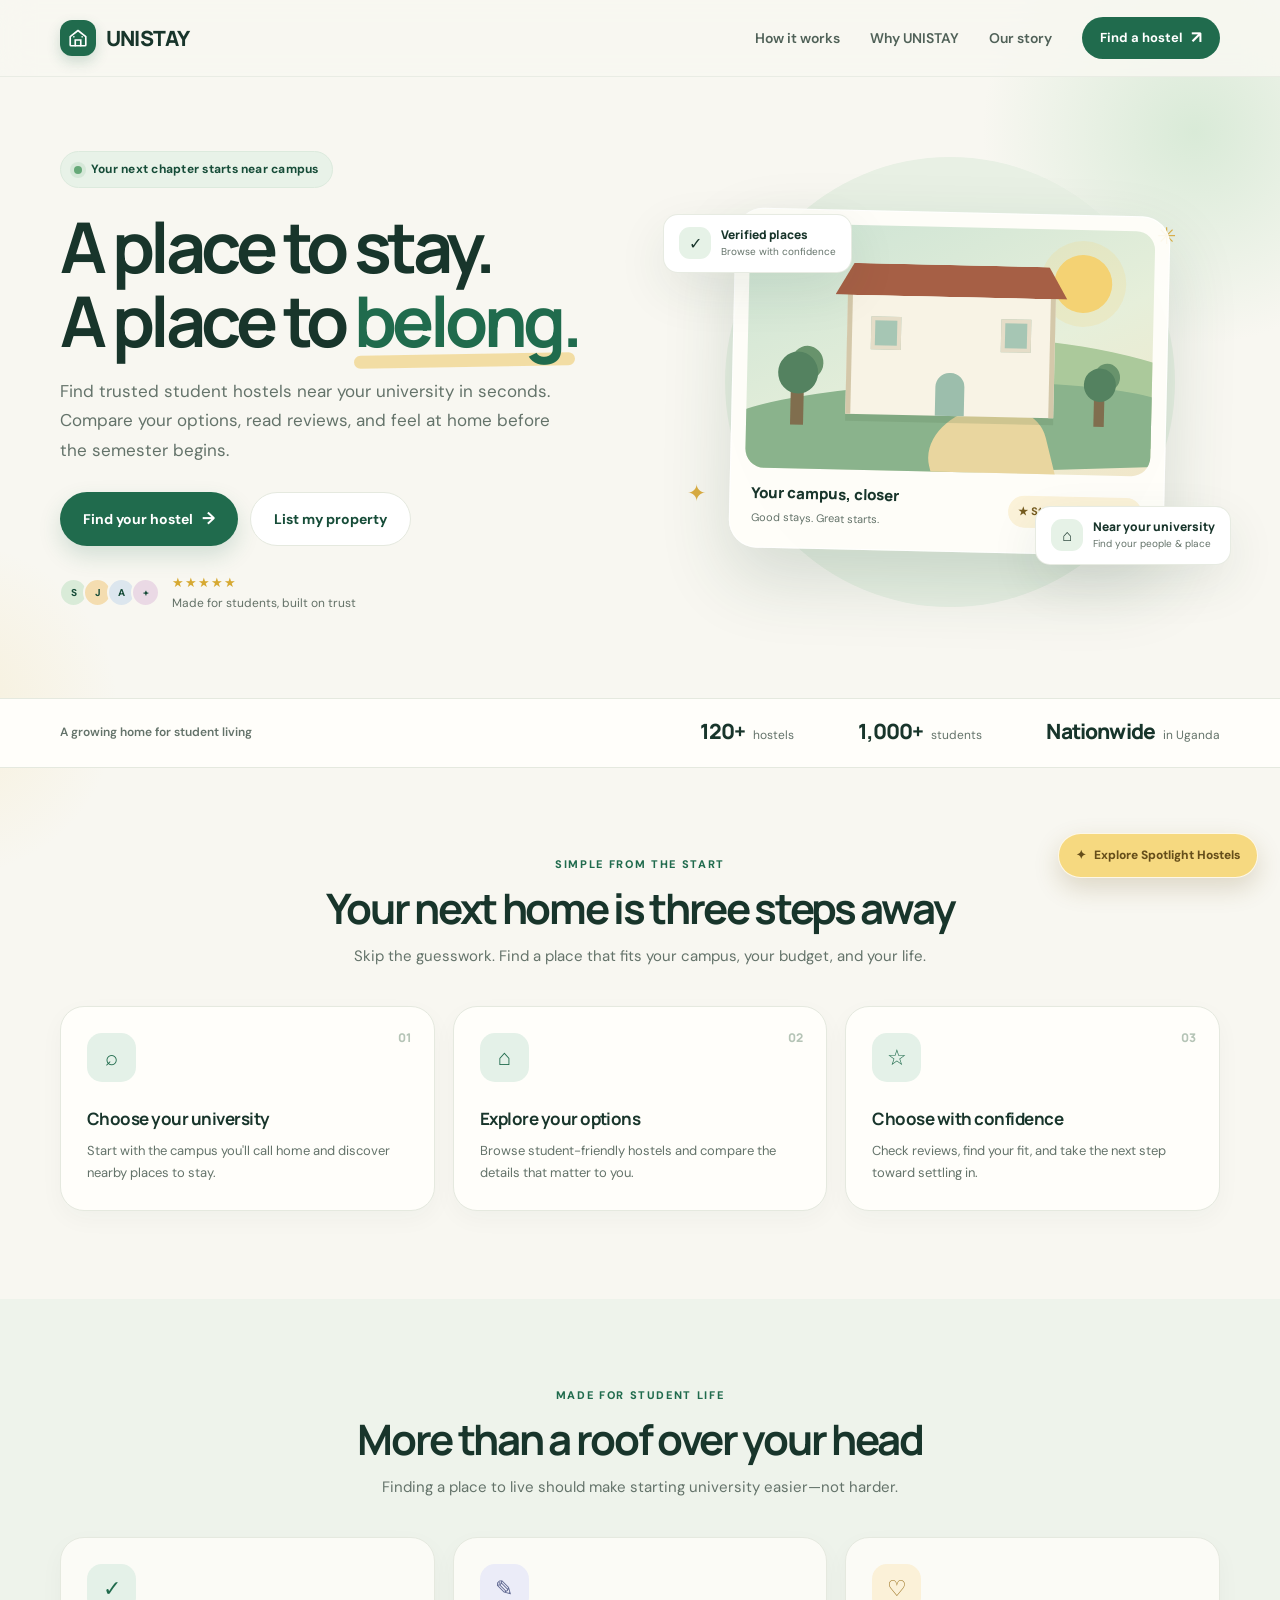
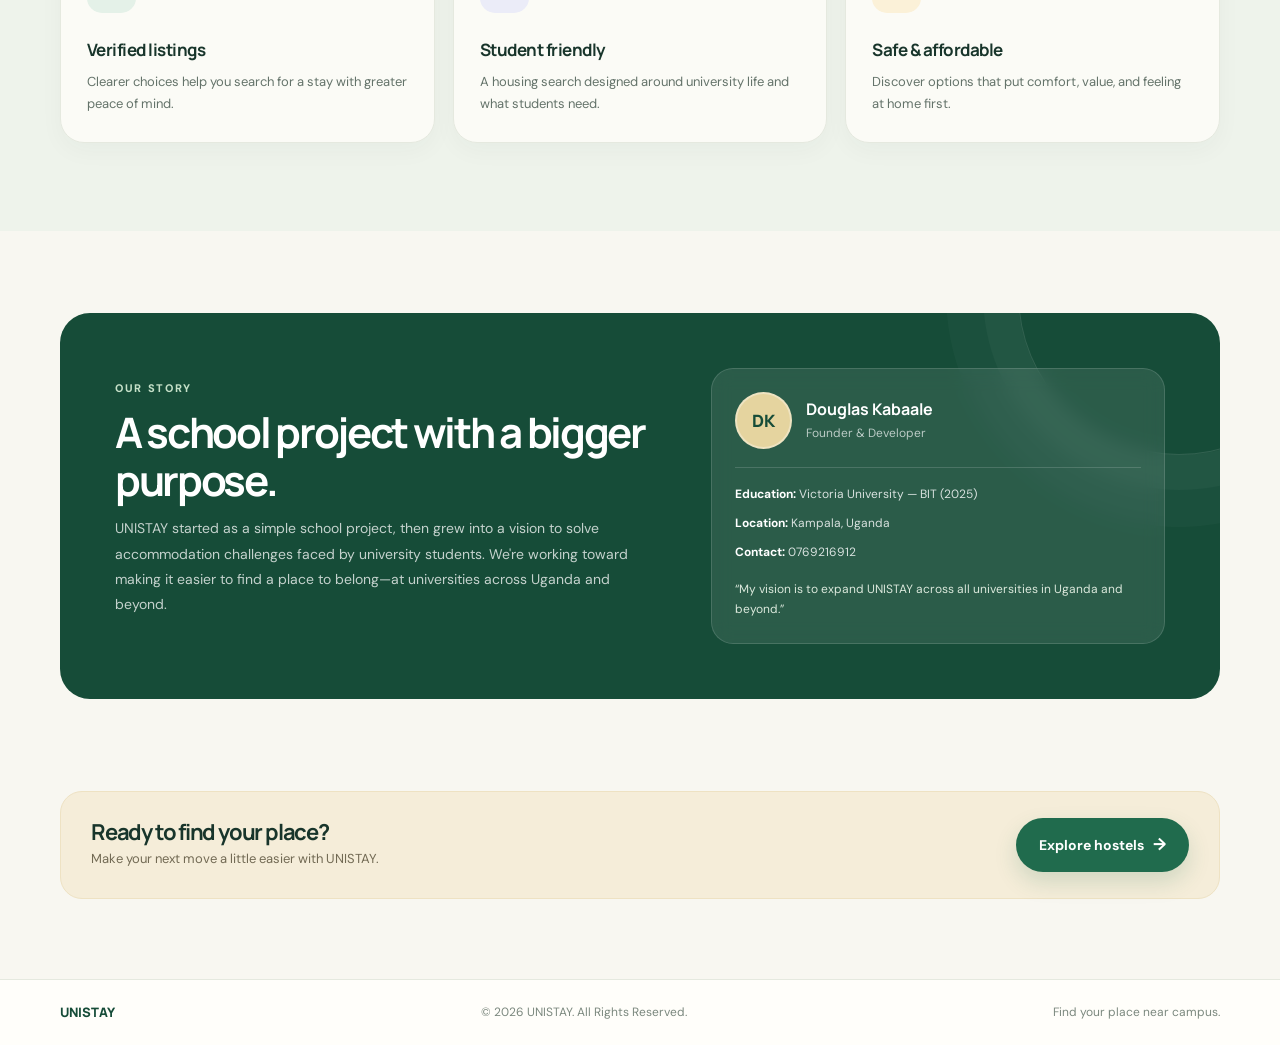
<file: index.html>
<!doctype html>
<html lang="en">
<head>
  <meta charset="utf-8">
  <meta name="viewport" content="width=device-width, initial-scale=1">
  <meta name="theme-color" content="#f8f7f1">
  <meta name="description" content="Find trusted student hostels near your university with UNISTAY.">
  <title>UNISTAY — Find your place near campus</title>
  <link rel="preconnect" href="https://fonts.googleapis.com">
  <link rel="preconnect" href="https://fonts.gstatic.com" crossorigin>
  <link href="https://fonts.googleapis.com/css2?family=DM+Sans:wght@400;500;600;700&family=Manrope:wght@400;500;600;700;800&display=swap" rel="stylesheet">
  <style>
    :root {
      --ink: #18352b;
      --muted: #64736a;
      --green: #206b4d;
      --green-dark: #164c38;
      --mint: #e4f1e8;
      --cream: #f8f7f1;
      --paper: #fffefa;
      --sun: #efc967;
      --line: #e5e9df;
      --shadow: 0 18px 50px rgba(31, 62, 47, .09);
      --radius: 24px;
    }
    * { box-sizing: border-box; }
    html { scroll-behavior: smooth; scroll-padding-top: 90px; }
    body {
      margin: 0;
      color: var(--ink);
      background: var(--cream);
      font-family: "DM Sans", sans-serif;
      line-height: 1.6;
      overflow-x: hidden;
    }
    a { color: inherit; text-decoration: none; }
    button, a { -webkit-tap-highlight-color: transparent; }
    button { font: inherit; }
    .wrap { width: min(1160px, calc(100% - 48px)); margin: 0 auto; }
    .site-header {
      position: sticky; top: 0; z-index: 20;
      background: rgba(248, 247, 241, .88);
      border-bottom: 1px solid rgba(229, 233, 223, .75);
      backdrop-filter: blur(16px);
    }
    .nav { min-height: 76px; display: flex; align-items: center; justify-content: space-between; gap: 24px; }
    .brand { display: inline-flex; align-items: center; gap: 10px; font: 800 21px/1 "Manrope", sans-serif; letter-spacing: -.8px; }
    .brand-mark { width: 36px; height: 36px; display: grid; place-items: center; color: white; background: var(--green); border-radius: 12px; box-shadow: 0 6px 14px rgba(32,107,77,.2); }
    .brand-mark svg { width: 22px; height: 22px; }
    .nav-links { display: flex; align-items: center; gap: 30px; color: #506158; font-size: 14px; font-weight: 600; }
    .nav-links a:not(.nav-cta):hover { color: var(--green); }
    .nav-cta, .button { display: inline-flex; align-items: center; justify-content: center; gap: 9px; border: 0; border-radius: 999px; background: var(--green); color: white; font-weight: 700; transition: transform .25s ease, background .25s ease, box-shadow .25s ease; }
    .nav-cta { padding: 11px 18px; font-size: 13px; }
    .button { min-height: 54px; padding: 0 23px; font-size: 14px; box-shadow: 0 10px 22px rgba(32,107,77,.17); }
    .button:hover, .nav-cta:hover { background: var(--green-dark); transform: translateY(-2px); box-shadow: 0 14px 26px rgba(32,107,77,.22); }
    .button.secondary { color: var(--green-dark); background: white; border: 1px solid var(--line); box-shadow: none; }
    .button.secondary:hover { background: #f2f7f2; border-color: #cbdccf; }
    .arrow { font-size: 17px; line-height: 1; }

    .hero { position: relative; padding: 74px 0 86px; isolation: isolate; }
    .hero::before, .hero::after { position: absolute; z-index: -1; content: ""; border-radius: 50%; pointer-events: none; }
    .hero::before { width: 430px; height: 430px; right: -130px; top: -160px; background: radial-gradient(circle, rgba(209,231,209,.8), rgba(209,231,209,0) 70%); animation: drift 13s ease-in-out infinite alternate; }
    .hero::after { width: 340px; height: 340px; left: -220px; bottom: -180px; background: radial-gradient(circle, rgba(239,201,103,.16), rgba(239,201,103,0) 70%); animation: drift 16s ease-in-out infinite alternate-reverse; }
    .hero-grid { display: grid; grid-template-columns: 1.02fr .98fr; align-items: center; gap: 56px; }
    .eyebrow { display: inline-flex; align-items: center; gap: 9px; padding: 8px 13px; color: var(--green-dark); background: #e8f2e8; border: 1px solid #dceadd; border-radius: 999px; font-size: 12px; font-weight: 700; letter-spacing: .02em; }
    .eyebrow-dot { width: 8px; height: 8px; border-radius: 50%; background: #66a978; box-shadow: 0 0 0 4px rgba(102,169,120,.14); }
    h1, h2, h3, p { margin-top: 0; }
    h1, h2, h3 { font-family: "Manrope", sans-serif; }
    h1 { max-width: 610px; margin: 21px 0 19px; font-size: clamp(44px, 6vw, 70px); line-height: 1.06; letter-spacing: -.065em; }
    h1 .highlight { position: relative; color: var(--green); white-space: nowrap; }
    h1 .highlight::after { position: absolute; left: 0; right: 3px; bottom: 1px; z-index: -1; height: 13px; content: ""; border-radius: 99px; background: rgba(239,201,103,.55); transform: rotate(-1deg); }
    .hero-copy { max-width: 490px; margin-bottom: 26px; color: var(--muted); font-size: 17px; line-height: 1.75; }
    .hero-actions { display: flex; flex-wrap: wrap; gap: 12px; }
    .trust-row { display: flex; align-items: center; gap: 12px; margin-top: 27px; color: #637167; font-size: 12px; }
    .avatar-stack { display: flex; padding-left: 4px; }
    .avatar { width: 29px; height: 29px; margin-left: -5px; display: grid; place-items: center; color: var(--green-dark); background: #d9ebd8; border: 2px solid var(--cream); border-radius: 50%; font-size: 10px; font-weight: 800; }
    .avatar:nth-child(2) { background: #f4ddb0; }.avatar:nth-child(3) { background: #dce6ee; }.avatar:nth-child(4) { background: #ead9e5; }
    .trust-stars { color: #d6a932; letter-spacing: 1px; font-size: 13px; }

    .hero-art { min-height: 440px; position: relative; display: grid; place-items: center; }
    .art-halo { position: absolute; width: min(100%, 450px); aspect-ratio: 1; border-radius: 50%; background: #e8f0e4; }
    .campus-card { position: relative; width: min(100%, 435px); padding: 14px; overflow: hidden; background: rgba(255,254,250,.92); border: 1px solid rgba(255,255,255,.85); border-radius: 28px; box-shadow: 0 30px 70px rgba(32,75,51,.16); transform: rotate(1.3deg); animation: cardFloat 7s ease-in-out infinite; }
    .campus-art { height: 245px; position: relative; overflow: hidden; border-radius: 19px; background: linear-gradient(155deg, #cce3d4 0%, #e6efda 58%, #f1e7c9 100%); }
    .sun-disc { position: absolute; width: 58px; height: 58px; top: 25px; right: 42px; border-radius: 50%; background: #f4d273; box-shadow: 0 0 0 14px rgba(244,210,115,.2); animation: sunPulse 5s ease-in-out infinite; }
    .hill { position: absolute; left: -8%; right: -8%; bottom: -1px; height: 90px; border-radius: 50% 50% 0 0 / 45% 45% 0 0; background: #8ab38c; transform: rotate(-3deg); }
    .hill.back { bottom: 39px; left: 42%; right: -20%; height: 90px; background: #abc99b; transform: rotate(8deg); }
    .path { position: absolute; width: 120px; height: 90px; bottom: -24px; left: 45%; background: #e9d69f; border-radius: 50% 50% 0 0; transform: rotate(-15deg); }
    .building { position: absolute; width: 208px; height: 127px; left: 50%; bottom: 56px; transform: translateX(-50%); background: #f8f3e5; border: 5px solid #d4c8aa; border-bottom: 0; box-shadow: 0 7px 0 rgba(87,116,78,.18); }
    .roof { position: absolute; left: -17px; right: -17px; top: -29px; height: 32px; background: #a65f45; clip-path: polygon(8% 0, 92% 0, 100% 100%, 0 100%); }
    .building::before { position: absolute; content: ""; width: 29px; height: 43px; left: 50%; bottom: 0; transform: translateX(-50%); border-radius: 14px 14px 0 0; background: #9cbeac; }
    .window { position: absolute; top: 24px; width: 30px; height: 33px; background: #a6c6b4; border: 4px solid #e5ddc8; }
    .window.one { left: 19px; }.window.two { right: 19px; }
    .tree { position: absolute; z-index: 2; bottom: 44px; width: 13px; height: 46px; background: #806e4e; }
    .tree::before { position: absolute; content: ""; left: -13px; top: -27px; width: 40px; height: 42px; border-radius: 50%; background: #548260; box-shadow: 9px -10px 0 -4px #68936c; }
    .tree.one { left: 44px; }.tree.two { right: 46px; transform: scale(.8); }
    .campus-caption { display: flex; align-items: center; justify-content: space-between; gap: 12px; padding: 15px 7px 4px; }
    .campus-caption strong { display: block; font: 800 15px/1.35 "Manrope", sans-serif; }
    .campus-caption small { color: var(--muted); font-size: 11px; }
    .rating { flex: 0 0 auto; padding: 7px 10px; color: #755b1f; background: #fbf2d9; border-radius: 99px; font-size: 11px; font-weight: 700; }
    .float-note { position: absolute; z-index: 3; display: flex; align-items: center; gap: 10px; padding: 12px 15px; background: white; border: 1px solid rgba(229,233,223,.9); border-radius: 15px; box-shadow: var(--shadow); animation: bob 5s ease-in-out infinite; }
    .float-note strong { display: block; font: 800 12px/1.25 "Manrope", sans-serif; }
    .float-note small { display: block; margin-top: 2px; color: var(--muted); font-size: 10px; }
    .note-icon { width: 32px; height: 32px; display: grid; place-items: center; background: #e6f2e7; border-radius: 11px; font-size: 16px; }
    .note-top { top: 52px; left: -16px; }.note-bottom { right: -11px; bottom: 37px; animation-delay: -2.5s; }
    .sparkle { position: absolute; color: #dcad42; font-size: 23px; animation: twinkle 3.2s ease-in-out infinite; }.sparkle.s1 { top: 56px; right: 44px; }.sparkle.s2 { bottom: 90px; left: 8px; animation-delay: -1.4s; }

    .quick-proof { position: relative; z-index: 2; margin-top: -1px; padding: 22px 0; background: var(--paper); border-top: 1px solid var(--line); border-bottom: 1px solid var(--line); }
    .proof-inner { display: flex; align-items: center; justify-content: space-between; gap: 20px; }
    .proof-label { color: var(--muted); font-size: 12px; font-weight: 600; }
    .proof-stats { display: flex; align-items: center; gap: clamp(24px, 5vw, 65px); }
    .proof-stat { display: flex; align-items: baseline; gap: 8px; white-space: nowrap; }
    .proof-stat strong { font: 800 21px/1 "Manrope", sans-serif; letter-spacing: -.04em; }
    .proof-stat span { color: var(--muted); font-size: 12px; }

    .section { padding: 88px 0; }
    .section-heading { max-width: 640px; margin: 0 auto 38px; text-align: center; }
    .section-kicker { margin-bottom: 10px; color: var(--green); font-size: 11px; font-weight: 800; letter-spacing: .15em; text-transform: uppercase; }
    h2 { margin-bottom: 12px; font-size: clamp(29px, 4vw, 42px); line-height: 1.15; letter-spacing: -.055em; }
    .section-heading p { margin-bottom: 0; color: var(--muted); font-size: 15px; }
    .steps-grid, .reasons-grid { display: grid; grid-template-columns: repeat(3, 1fr); gap: 18px; }
    .step-card, .reason-card { position: relative; padding: 26px; background: var(--paper); border: 1px solid var(--line); border-radius: var(--radius); box-shadow: 0 8px 25px rgba(31,62,47,.035); transition: transform .3s ease, box-shadow .3s ease, border-color .3s ease; }
    .step-card:hover, .reason-card:hover { transform: translateY(-5px); border-color: #c8dccb; box-shadow: var(--shadow); }
    .step-number { position: absolute; top: 22px; right: 23px; color: #b5c4b6; font: 800 12px "Manrope", sans-serif; }
    .step-icon, .reason-icon { width: 49px; height: 49px; display: grid; place-items: center; margin-bottom: 23px; background: var(--mint); border-radius: 15px; color: var(--green); font-size: 22px; }
    .step-card h3, .reason-card h3 { margin-bottom: 8px; font-size: 17px; letter-spacing: -.03em; }
    .step-card p, .reason-card p { margin-bottom: 0; color: var(--muted); font-size: 13px; line-height: 1.7; }
    .benefits { background: #eef3eb; }
    .reason-card { background: rgba(255,254,250,.78); }
    .reason-icon.safe { color: #9b721e; background: #fbf1d8; }
    .reason-icon.student { color: #5c658f; background: #ebecf8; }

    .about-section { padding: 82px 0 92px; }
    .about-panel { display: grid; grid-template-columns: 1fr .82fr; gap: 42px; align-items: center; padding: clamp(27px, 5vw, 55px); background: var(--green-dark); color: white; border-radius: 30px; overflow: hidden; position: relative; }
    .about-panel::after { position: absolute; content: ""; width: 320px; height: 320px; right: -120px; top: -180px; border: 1px solid rgba(255,255,255,.12); border-radius: 50%; box-shadow: 0 0 0 35px rgba(255,255,255,.03), 0 0 0 72px rgba(255,255,255,.025); }
    .about-panel .section-kicker { color: #c5e0c8; }
    .about-panel h2 { max-width: 540px; }
    .about-copy { max-width: 540px; color: rgba(255,255,255,.75); font-size: 14px; line-height: 1.8; }
    .founder-card { position: relative; z-index: 1; padding: 23px; background: rgba(255,255,255,.09); border: 1px solid rgba(255,255,255,.14); border-radius: 22px; backdrop-filter: blur(10px); }
    .founder-top { display: flex; align-items: center; gap: 14px; padding-bottom: 18px; border-bottom: 1px solid rgba(255,255,255,.15); }
    .founder-avatar { width: 57px; height: 57px; display: grid; place-items: center; flex: 0 0 auto; color: var(--green-dark); background: #e5d49f; border: 2px solid rgba(255,255,255,.35); border-radius: 50%; font: 800 17px "Manrope", sans-serif; }
    .founder-top h3 { margin: 0 0 2px; font-size: 16px; }.founder-top p { margin: 0; color: rgba(255,255,255,.68); font-size: 12px; }
    .founder-details { display: grid; gap: 10px; padding-top: 17px; color: rgba(255,255,255,.82); font-size: 12px; }
    .founder-details strong { color: white; }
    .vision { margin: 17px 0 0; color: #dce9dc; font-size: 12px; line-height: 1.7; }
    .cta-band { padding: 0 0 80px; }
    .cta-inner { display: flex; align-items: center; justify-content: space-between; gap: 25px; padding: 26px 30px; background: #f5edd9; border: 1px solid #eee2c3; border-radius: 22px; }
    .cta-inner h2 { margin: 0 0 4px; font-size: 22px; }.cta-inner p { margin: 0; color: #726a54; font-size: 13px; }
    footer { padding: 23px 0; color: #7b887e; background: var(--paper); border-top: 1px solid var(--line); font-size: 12px; }
    .footer-inner { display: flex; justify-content: space-between; align-items: center; gap: 14px; }
    .footer-brand { color: var(--green-dark); font: 800 13px "Manrope", sans-serif; }
    .spotlight-float { position: fixed; z-index: 15; right: 22px; bottom: 22px; display: inline-flex; align-items: center; gap: 8px; padding: 12px 17px; color: #654e1a; background: #f6d980; border: 1px solid rgba(255,255,255,.8); border-radius: 999px; box-shadow: 0 10px 26px rgba(111,85,23,.2); font-size: 12px; font-weight: 800; transition: transform .25s ease, box-shadow .25s ease; }
    .spotlight-float:hover { transform: translateY(-3px); box-shadow: 0 15px 30px rgba(111,85,23,.27); }
    .spotlight-flame { animation: flicker 2.4s ease-in-out infinite; }
    .reveal { opacity: 0; transform: translateY(18px); transition: opacity .7s ease, transform .7s cubic-bezier(.2,.7,.25,1); }
    .reveal.is-visible { opacity: 1; transform: translateY(0); }
    .delay-1 { transition-delay: .08s; }.delay-2 { transition-delay: .16s; }

    @keyframes drift { to { transform: translate3d(-22px, 18px, 0) scale(1.04); } }
    @keyframes cardFloat { 0%,100% { transform: translateY(0) rotate(1.3deg); } 50% { transform: translateY(-9px) rotate(.2deg); } }
    @keyframes bob { 0%,100% { transform: translateY(0); } 50% { transform: translateY(-7px); } }
    @keyframes sunPulse { 0%,100% { box-shadow: 0 0 0 14px rgba(244,210,115,.2); } 50% { box-shadow: 0 0 0 20px rgba(244,210,115,.12); } }
    @keyframes twinkle { 0%,100% { opacity: .45; transform: scale(.8) rotate(0); } 50% { opacity: 1; transform: scale(1.15) rotate(18deg); } }
    @keyframes flicker { 0%,100% { transform: rotate(-4deg) scale(1); } 50% { transform: rotate(4deg) scale(1.12); } }

    @media (max-width: 850px) {
      .hero { padding: 55px 0 70px; }
      .hero-grid { gap: 26px; grid-template-columns: 1fr .9fr; }
      .hero-art { min-height: 365px; }
      .campus-art { height: 205px; }
      .building { transform: translateX(-50%) scale(.83); transform-origin: bottom center; }
      .note-top { left: -5px; }.note-bottom { right: -5px; }
      .nav-links { gap: 17px; }
    }
    @media (max-width: 650px) {
      .wrap { width: min(100% - 36px, 520px); }
      .nav { min-height: 66px; }.nav-links { gap: 0; }.nav-links > a:not(.nav-cta) { display: none; }.nav-cta { padding: 10px 14px; font-size: 12px; }
      .brand { font-size: 19px; }.brand-mark { width: 33px; height: 33px; }
      .hero { padding: 45px 0 50px; }.hero-grid { grid-template-columns: 1fr; gap: 16px; }
      h1 { max-width: 520px; margin-top: 17px; font-size: clamp(43px, 12vw, 61px); }
      .hero-copy { font-size: 15px; }.hero-art { min-height: 350px; margin: 0 3px; }.art-halo { width: min(90%, 360px); }
      .campus-card { width: min(100%, 385px); }.campus-art { height: 195px; }
      .note-top { top: 22px; left: -3px; }.note-bottom { right: -3px; bottom: 18px; }.sparkle.s1 { top: 20px; right: 16px; }
      .proof-inner { align-items: flex-start; flex-direction: column; gap: 13px; }.proof-stats { width: 100%; justify-content: space-between; gap: 8px; }.proof-stat { display: block; }.proof-stat strong { display: block; margin-bottom: 4px; font-size: 18px; }.proof-stat span { font-size: 10px; }
      .section { padding: 65px 0; }.section-heading { margin-bottom: 27px; }.steps-grid, .reasons-grid { grid-template-columns: 1fr; gap: 12px; }.step-card, .reason-card { display: grid; grid-template-columns: 48px 1fr; column-gap: 15px; padding: 20px; }.step-icon, .reason-icon { grid-row: span 2; margin: 0; }.step-number { top: 16px; right: 17px; }.step-card h3, .reason-card h3 { align-self: end; padding-right: 26px; }.step-card p, .reason-card p { align-self: start; }
      .about-section { padding: 58px 0 64px; }.about-panel { grid-template-columns: 1fr; gap: 27px; border-radius: 24px; }.founder-card { padding: 19px; }
      .cta-band { padding-bottom: 63px; }.cta-inner { align-items: flex-start; flex-direction: column; padding: 23px; }.footer-inner { flex-direction: column; text-align: center; }
      .spotlight-float { right: 14px; bottom: 14px; padding: 11px 14px; }
    }
    @media (prefers-reduced-motion: reduce) {
      *, *::before, *::after { scroll-behavior: auto !important; animation-duration: .01ms !important; animation-iteration-count: 1 !important; transition-duration: .01ms !important; }
      .reveal { opacity: 1; transform: none; }
    }
  </style>
</head>
<body>
  <header class="site-header">
    <nav class="nav wrap" aria-label="Main navigation">
      <a class="brand" href="#home" aria-label="UNISTAY home">
        <span class="brand-mark" aria-hidden="true"><svg viewBox="0 0 24 24" fill="none"><path d="M3.5 10.4 12 3.8l8.5 6.6v9.1a.9.9 0 0 1-.9.9H4.4a.9.9 0 0 1-.9-.9v-9.1Z" stroke="currentColor" stroke-width="1.8" stroke-linejoin="round"/><path d="M9 20.4v-6.2h6v6.2M7.5 10.7h.01M16.5 10.7h.01" stroke="currentColor" stroke-width="1.8" stroke-linecap="round"/></svg></span>
        UNISTAY
      </a>
      <div class="nav-links">
        <a href="#how-it-works">How it works</a>
        <a href="#why-unistay">Why UNISTAY</a>
        <a href="#about">Our story</a>
        <a class="nav-cta" href="find-hostel.html">Find a hostel <span class="arrow" aria-hidden="true">↗</span></a>
      </div>
    </nav>
  </header>

  <main>
    <section class="hero" id="home">
      <div class="hero-grid wrap">
        <div class="hero-content">
          <div class="eyebrow"><span class="eyebrow-dot"></span> Your next chapter starts near campus</div>
          <h1>A place to stay.<br>A place to <span class="highlight">belong.</span></h1>
          <p class="hero-copy">Find trusted student hostels near your university in seconds. Compare your options, read reviews, and feel at home before the semester begins.</p>
          <div class="hero-actions">
            <a class="button" href="find-hostel.html">Find your hostel <span class="arrow" aria-hidden="true">→</span></a>
            <a class="button secondary" href="auth.html">List my property</a>
          </div>
          <div class="trust-row">
            <div class="avatar-stack" aria-hidden="true"><span class="avatar">S</span><span class="avatar">J</span><span class="avatar">A</span><span class="avatar">+</span></div>
            <div><span class="trust-stars" aria-label="Rated five stars">★★★★★</span><br>Made for students, built on trust</div>
          </div>
        </div>
        <div class="hero-art" aria-label="Illustration of student accommodation near a leafy campus">
          <div class="art-halo"></div>
          <span class="sparkle s1" aria-hidden="true">✳</span><span class="sparkle s2" aria-hidden="true">✦</span>
          <div class="float-note note-top"><span class="note-icon" aria-hidden="true">✓</span><span><strong>Verified places</strong><small>Browse with confidence</small></span></div>
          <div class="campus-card">
            <div class="campus-art" aria-hidden="true">
              <div class="sun-disc"></div><div class="hill back"></div><div class="hill"></div><div class="path"></div>
              <div class="building"><div class="roof"></div><span class="window one"></span><span class="window two"></span></div>
              <span class="tree one"></span><span class="tree two"></span>
            </div>
            <div class="campus-caption"><div><strong>Your campus, closer</strong><small>Good stays. Great starts.</small></div><span class="rating">★ Student approved</span></div>
          </div>
          <div class="float-note note-bottom"><span class="note-icon" aria-hidden="true">⌂</span><span><strong>Near your university</strong><small>Find your people & place</small></span></div>
        </div>
      </div>
    </section>

    <section class="quick-proof" aria-label="UNISTAY at a glance">
      <div class="proof-inner wrap">
        <span class="proof-label">A growing home for student living</span>
        <div class="proof-stats">
          <div class="proof-stat"><strong>120+</strong><span>hostels</span></div>
          <div class="proof-stat"><strong>1,000+</strong><span>students</span></div>
          <div class="proof-stat"><strong>Nationwide</strong><span>in Uganda</span></div>
        </div>
      </div>
    </section>

    <section class="section" id="how-it-works">
      <div class="wrap">
        <div class="section-heading reveal">
          <div class="section-kicker">Simple from the start</div>
          <h2>Your next home is three steps away</h2>
          <p>Skip the guesswork. Find a place that fits your campus, your budget, and your life.</p>
        </div>
        <div class="steps-grid">
          <article class="step-card reveal"><span class="step-number">01</span><span class="step-icon" aria-hidden="true">⌕</span><h3>Choose your university</h3><p>Start with the campus you'll call home and discover nearby places to stay.</p></article>
          <article class="step-card reveal delay-1"><span class="step-number">02</span><span class="step-icon" aria-hidden="true">⌂</span><h3>Explore your options</h3><p>Browse student-friendly hostels and compare the details that matter to you.</p></article>
          <article class="step-card reveal delay-2"><span class="step-number">03</span><span class="step-icon" aria-hidden="true">☆</span><h3>Choose with confidence</h3><p>Check reviews, find your fit, and take the next step toward settling in.</p></article>
        </div>
      </div>
    </section>

    <section class="section benefits" id="why-unistay">
      <div class="wrap">
        <div class="section-heading reveal">
          <div class="section-kicker">Made for student life</div>
          <h2>More than a roof over your head</h2>
          <p>Finding a place to live should make starting university easier—not harder.</p>
        </div>
        <div class="reasons-grid">
          <article class="reason-card reveal"><span class="reason-icon" aria-hidden="true">✓</span><h3>Verified listings</h3><p>Clearer choices help you search for a stay with greater peace of mind.</p></article>
          <article class="reason-card reveal delay-1"><span class="reason-icon student" aria-hidden="true">✎</span><h3>Student friendly</h3><p>A housing search designed around university life and what students need.</p></article>
          <article class="reason-card reveal delay-2"><span class="reason-icon safe" aria-hidden="true">♡</span><h3>Safe & affordable</h3><p>Discover options that put comfort, value, and feeling at home first.</p></article>
        </div>
      </div>
    </section>

    <section class="about-section" id="about">
      <div class="about-panel wrap reveal">
        <div>
          <div class="section-kicker">Our story</div>
          <h2>A school project with a bigger purpose.</h2>
          <p class="about-copy">UNISTAY started as a simple school project, then grew into a vision to solve accommodation challenges faced by university students. We're working toward making it easier to find a place to belong—at universities across Uganda and beyond.</p>
        </div>
        <div class="founder-card">
          <div class="founder-top"><div class="founder-avatar" aria-hidden="true">DK</div><div><h3>Douglas Kabaale</h3><p>Founder &amp; Developer</p></div></div>
          <div class="founder-details"><div><strong>Education:</strong> Victoria University — BIT (2025)</div><div><strong>Location:</strong> Kampala, Uganda</div><div><strong>Contact:</strong> 0769216912</div></div>
          <p class="vision">“My vision is to expand UNISTAY across all universities in Uganda and beyond.”</p>
        </div>
      </div>
    </section>

    <section class="cta-band">
      <div class="cta-inner wrap reveal"><div><h2>Ready to find your place?</h2><p>Make your next move a little easier with UNISTAY.</p></div><a class="button" href="find-hostel.html">Explore hostels <span class="arrow" aria-hidden="true">→</span></a></div>
    </section>
  </main>

  <footer><div class="footer-inner wrap"><span class="footer-brand">UNISTAY</span><span>© 2026 UNISTAY. All Rights Reserved.</span><span>Find your place near campus.</span></div></footer>
  <a class="spotlight-float" href="spotlight.html"><span class="spotlight-flame" aria-hidden="true">✦</span> Explore Spotlight Hostels</a>
  <script>
    // Reveal sections gently as they enter view; all content remains visible without JS.
    (function () {
      const items = document.querySelectorAll('.reveal');
      if (!('IntersectionObserver' in window) || window.matchMedia('(prefers-reduced-motion: reduce)').matches) {
        items.forEach((item) => item.classList.add('is-visible'));
        return;
      }
      const observer = new IntersectionObserver((entries, currentObserver) => {
        entries.forEach((entry) => {
          if (entry.isIntersecting) {
            entry.target.classList.add('is-visible');
            currentObserver.unobserve(entry.target);
          }
        });
      }, { threshold: 0.12, rootMargin: '0px 0px -24px 0px' });
      items.forEach((item) => observer.observe(item));
    })();
  </script>
</body>
</html>
</file>
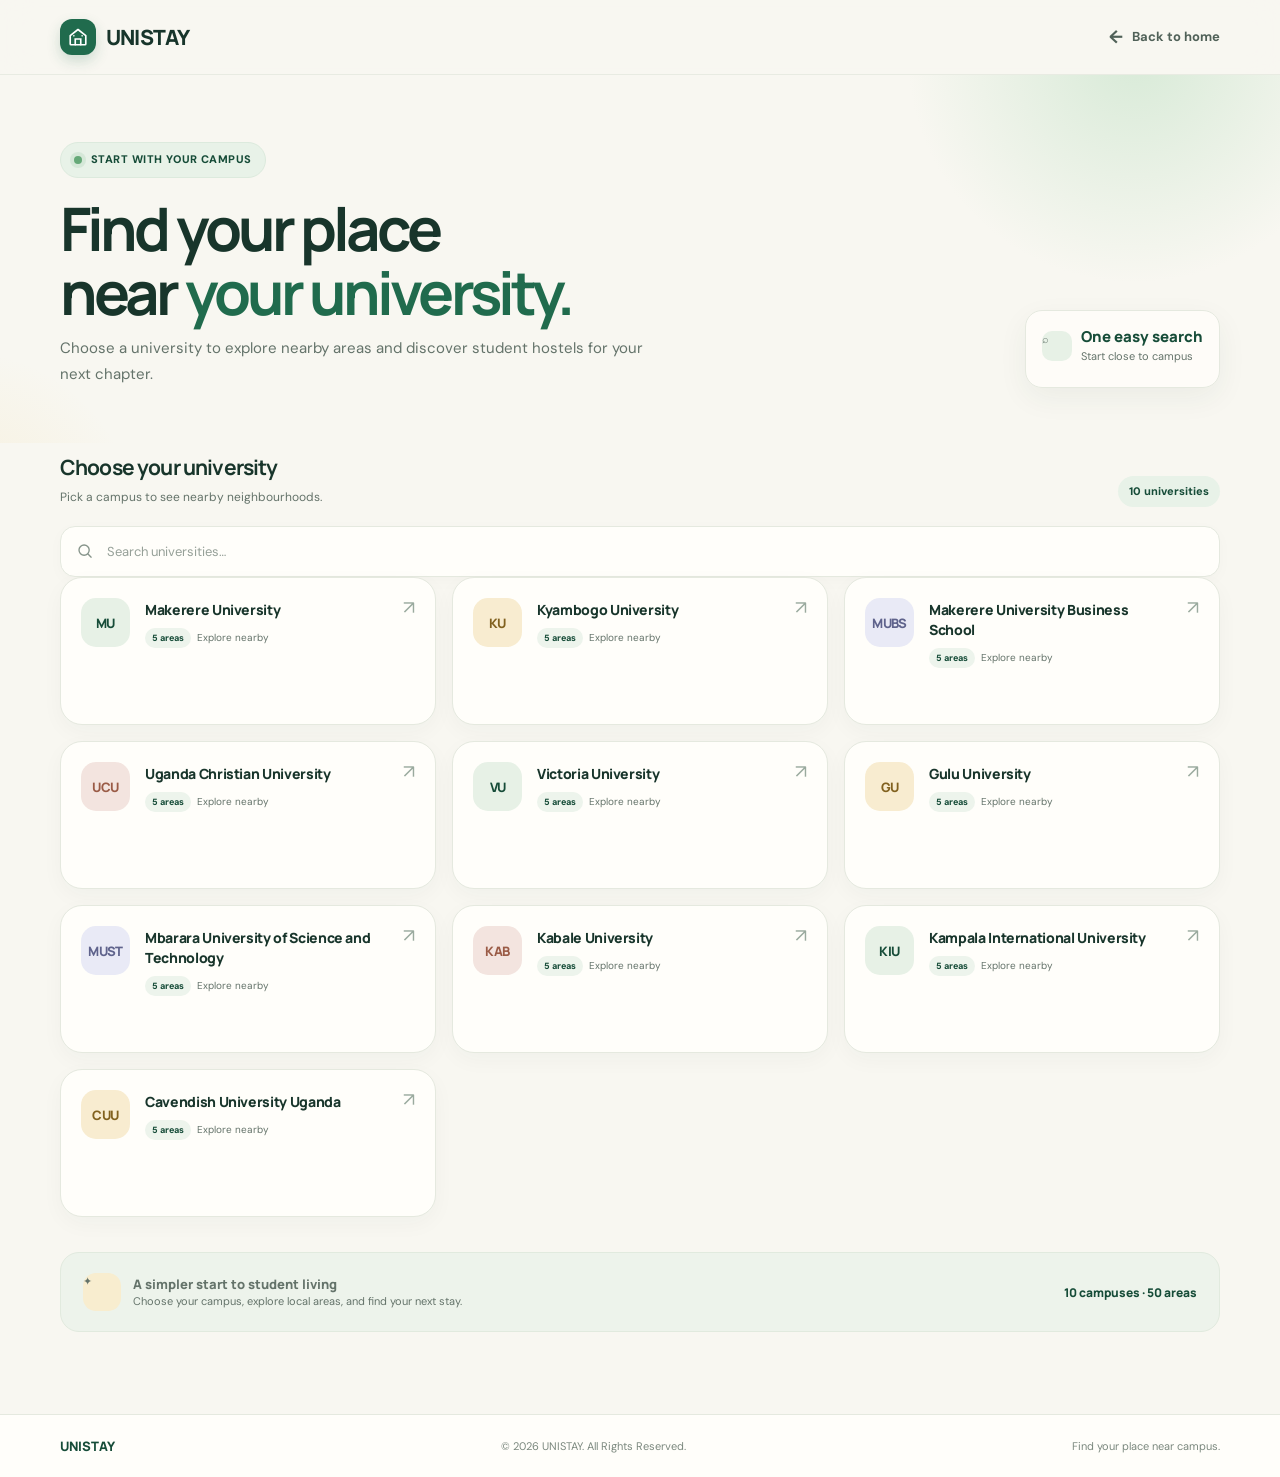
<file: find-hostel.html>
<!doctype html>
<html lang="en">
<head>
  <meta charset="utf-8">
  <meta name="viewport" content="width=device-width, initial-scale=1">
  <meta name="theme-color" content="#f8f7f1">
  <meta name="description" content="Choose your university and explore nearby student hostel areas with UNISTAY.">
  <title>Find a Hostel — UNISTAY</title>
  <link rel="preconnect" href="https://fonts.googleapis.com">
  <link rel="preconnect" href="https://fonts.gstatic.com" crossorigin>
  <link href="https://fonts.googleapis.com/css2?family=DM+Sans:wght@400;500;600;700&family=Manrope:wght@400;500;600;700;800&display=swap" rel="stylesheet">
  <style>
    :root {
      --ink: #18352b;
      --muted: #64736a;
      --green: #206b4d;
      --green-dark: #164c38;
      --mint: #e4f1e8;
      --cream: #f8f7f1;
      --paper: #fffefa;
      --sun: #efc967;
      --line: #e5e9df;
      --shadow: 0 18px 50px rgba(31, 62, 47, .09);
      --radius: 22px;
    }
    * { box-sizing: border-box; }
    html { scroll-behavior: smooth; }
    body { margin: 0; color: var(--ink); background: var(--cream); font-family: "DM Sans", sans-serif; line-height: 1.6; overflow-x: hidden; }
    body.modal-open { overflow: hidden; }
    a { color: inherit; text-decoration: none; }
    button, input { font: inherit; }
    button, a { -webkit-tap-highlight-color: transparent; }
    .wrap { width: min(1160px, calc(100% - 48px)); margin: 0 auto; }
    .site-header { position: sticky; top: 0; z-index: 10; background: rgba(248,247,241,.9); border-bottom: 1px solid rgba(229,233,223,.8); backdrop-filter: blur(16px); }
    .nav { min-height: 74px; display: flex; align-items: center; justify-content: space-between; gap: 20px; }
    .brand { display: inline-flex; align-items: center; gap: 10px; font: 800 21px/1 "Manrope", sans-serif; letter-spacing: -.8px; }
    .brand-mark { width: 36px; height: 36px; display: grid; place-items: center; color: white; background: var(--green); border-radius: 12px; box-shadow: 0 6px 14px rgba(32,107,77,.2); }
    .brand-mark svg { width: 22px; height: 22px; }
    .back-link { display: inline-flex; align-items: center; gap: 9px; color: #506158; font-size: 13px; font-weight: 700; transition: color .2s ease, transform .2s ease; }
    .back-link:hover { color: var(--green); transform: translateX(-2px); }
    .back-arrow { font-size: 18px; }

    .hero { position: relative; isolation: isolate; padding: 67px 0 55px; overflow: hidden; }
    .hero::before, .hero::after { position: absolute; z-index: -1; content: ""; border-radius: 50%; pointer-events: none; }
    .hero::before { width: 460px; height: 460px; top: -250px; right: -85px; background: radial-gradient(circle, rgba(205,230,207,.75), rgba(205,230,207,0) 70%); animation: drift 14s ease-in-out infinite alternate; }
    .hero::after { width: 360px; height: 360px; left: -220px; bottom: -265px; background: radial-gradient(circle, rgba(239,201,103,.16), rgba(239,201,103,0) 70%); animation: drift 17s ease-in-out infinite alternate-reverse; }
    .hero-inner { position: relative; display: grid; grid-template-columns: 1fr auto; align-items: end; gap: 30px; }
    .eyebrow { display: inline-flex; align-items: center; gap: 9px; padding: 8px 13px; color: var(--green-dark); background: #e8f2e8; border: 1px solid #dceadd; border-radius: 999px; font-size: 11px; font-weight: 800; letter-spacing: .04em; text-transform: uppercase; }
    .eyebrow-dot { width: 8px; height: 8px; border-radius: 50%; background: #66a978; box-shadow: 0 0 0 4px rgba(102,169,120,.14); }
    h1, h2, h3 { font-family: "Manrope", sans-serif; }
    h1 { margin: 18px 0 10px; font-size: clamp(38px, 5.5vw, 60px); line-height: 1.08; letter-spacing: -.065em; }
    h1 span { color: var(--green); }
    .hero-copy { max-width: 590px; margin: 0; color: var(--muted); font-size: 15px; line-height: 1.75; }
    .hero-note { max-width: 205px; padding: 14px 16px; background: rgba(255,254,250,.82); border: 1px solid var(--line); border-radius: 17px; box-shadow: 0 10px 30px rgba(31,62,47,.06); animation: bob 5s ease-in-out infinite; }
    .hero-note strong { display: block; color: var(--green-dark); font: 800 15px/1.3 "Manrope", sans-serif; }
    .hero-note span { display: block; margin-top: 2px; color: var(--muted); font-size: 11px; }
    .note-topline { display: flex; align-items: center; gap: 9px; margin-bottom: 7px; }
    .note-icon { width: 30px; height: 30px; display: grid; place-items: center; background: #e7f1e6; border-radius: 10px; color: var(--green); font-size: 15px; }

    .directory { padding: 8px 0 82px; }
    .directory-head { display: flex; align-items: end; justify-content: space-between; gap: 20px; margin-bottom: 19px; }
    .directory-head h2 { margin: 0 0 4px; font-size: 21px; letter-spacing: -.04em; }
    .directory-head p { margin: 0; color: var(--muted); font-size: 12px; }
    .count-pill { flex: 0 0 auto; padding: 7px 11px; color: var(--green-dark); background: #e8f2e8; border-radius: 999px; font-size: 11px; font-weight: 800; }
    .search-wrap { position: relative; max-width: 430px; width: 100%; margin: 0 0 25px; }
    .search-icon { position: absolute; left: 16px; top: 50%; width: 18px; height: 18px; color: #86948a; transform: translateY(-50%); pointer-events: none; }
    .search-input { width: 100%; height: 51px; padding: 0 16px 0 46px; color: var(--ink); background: var(--paper); border: 1px solid var(--line); border-radius: 15px; outline: none; box-shadow: 0 4px 16px rgba(31,62,47,.025); font-size: 13px; transition: border-color .2s ease, box-shadow .2s ease; }
    .search-input::placeholder { color: #96a098; }
    .search-input:focus { border-color: #91b89b; box-shadow: 0 0 0 4px rgba(32,107,77,.1); }
    .grid { display: grid; grid-template-columns: repeat(3, minmax(0, 1fr)); gap: 16px; }
    .uni-card { min-height: 148px; display: flex; align-items: flex-start; gap: 15px; width: 100%; padding: 20px; text-align: left; color: var(--ink); background: var(--paper); border: 1px solid var(--line); border-radius: var(--radius); cursor: pointer; box-shadow: 0 7px 22px rgba(31,62,47,.035); transition: transform .28s ease, box-shadow .28s ease, border-color .28s ease, background .28s ease; }
    .uni-card:hover { transform: translateY(-4px); background: white; border-color: #c9ddcc; box-shadow: var(--shadow); }
    .uni-card:focus-visible, .area-button:focus-visible, .modal-close:focus-visible, .back-link:focus-visible { outline: 3px solid rgba(32,107,77,.35); outline-offset: 3px; }
    .uni-icon { flex: 0 0 49px; width: 49px; height: 49px; display: grid; place-items: center; color: var(--green-dark); background: var(--icon-bg, #e7f1e6); border-radius: 15px; font: 800 13px "Manrope", sans-serif; letter-spacing: -.04em; transition: transform .3s ease; }
    .uni-card:hover .uni-icon { transform: rotate(-5deg) scale(1.06); }
    .uni-card:nth-child(4n + 2) .uni-icon { --icon-bg: #f8ecd0; color: #81611f; }
    .uni-card:nth-child(4n + 3) .uni-icon { --icon-bg: #e9eaf6; color: #5f638c; }
    .uni-card:nth-child(4n + 4) .uni-icon { --icon-bg: #f3e4df; color: #9a5b46; }
    .uni-content { flex: 1; min-width: 0; }
    .uni-name { display: block; margin: 2px 0 8px; font: 800 14px/1.4 "Manrope", sans-serif; letter-spacing: -.025em; }
    .uni-meta { display: flex; flex-wrap: wrap; align-items: center; gap: 6px; color: var(--muted); font-size: 10px; }
    .area-count { padding: 3px 7px; color: var(--green-dark); background: #edf4ec; border-radius: 999px; font-size: 9px; font-weight: 800; }
    .uni-arrow { flex: 0 0 auto; color: #9aaa9e; font-size: 19px; line-height: 1; transition: transform .2s ease, color .2s ease; }
    .uni-card:hover .uni-arrow { color: var(--green); transform: translate(2px,-2px); }
    .empty-state { display: none; padding: 35px 20px; text-align: center; background: var(--paper); border: 1px dashed #cfdbcf; border-radius: 20px; color: var(--muted); }
    .empty-state strong { display: block; margin-bottom: 4px; color: var(--ink); font: 800 16px "Manrope", sans-serif; }

    .trust-strip { margin-top: 35px; padding: 20px 22px; display: flex; align-items: center; justify-content: space-between; gap: 16px; background: #edf3eb; border: 1px solid #e1eade; border-radius: 19px; }
    .trust-copy { display: flex; align-items: center; gap: 12px; }
    .trust-symbol { width: 38px; height: 38px; display: grid; place-items: center; flex: 0 0 auto; color: #765b20; background: #f8edcf; border-radius: 13px; font-size: 18px; }
    .trust-copy strong { display: block; font: 800 13px "Manrope", sans-serif; }.trust-copy span { display: block; color: var(--muted); font-size: 11px; }
    .trust-total { color: var(--green-dark); font: 800 12px "Manrope", sans-serif; white-space: nowrap; }

    .overlay { position: fixed; inset: 0; z-index: 30; display: grid; place-items: center; padding: 20px; background: rgba(19,43,32,.4); backdrop-filter: blur(7px); opacity: 0; visibility: hidden; transition: opacity .25s ease, visibility .25s ease; }
    .overlay.is-open { opacity: 1; visibility: visible; }
    .dialog { position: relative; width: min(100%, 600px); max-height: min(80vh, 680px); overflow: auto; padding: 29px; background: var(--paper); border: 1px solid rgba(255,255,255,.75); border-radius: 25px; box-shadow: 0 28px 90px rgba(14,39,26,.24); transform: translateY(12px) scale(.98); transition: transform .28s cubic-bezier(.2,.7,.25,1); }
    .overlay.is-open .dialog { transform: translateY(0) scale(1); }
    .dialog-head { display: flex; align-items: flex-start; justify-content: space-between; gap: 20px; padding-bottom: 20px; border-bottom: 1px solid var(--line); }
    .dialog-kicker { margin: 0 0 5px; color: var(--green); font-size: 10px; font-weight: 800; letter-spacing: .13em; text-transform: uppercase; }
    .dialog h2 { margin: 0; font: 800 clamp(20px, 4vw, 27px)/1.25 "Manrope", sans-serif; letter-spacing: -.045em; }
    .dialog-subtitle { margin: 6px 0 0; color: var(--muted); font-size: 12px; }
    .modal-close { flex: 0 0 auto; width: 37px; height: 37px; display: grid; place-items: center; color: #607066; background: #f0f3ed; border: 0; border-radius: 12px; cursor: pointer; font-size: 21px; transition: background .2s ease, transform .2s ease; }
    .modal-close:hover { background: #e3ece2; transform: rotate(90deg); }
    .area-list { display: grid; grid-template-columns: repeat(2, minmax(0, 1fr)); gap: 10px; padding-top: 18px; }
    .area-button { min-height: 58px; display: flex; align-items: center; justify-content: space-between; gap: 10px; padding: 12px 15px; text-align: left; color: var(--ink); background: #f8f8f3; border: 1px solid var(--line); border-radius: 14px; cursor: pointer; font-size: 13px; font-weight: 700; transition: transform .2s ease, border-color .2s ease, background .2s ease; }
    .area-button:hover { transform: translateY(-2px); background: #eef5ed; border-color: #cbdccb; }
    .area-button span:last-child { color: var(--green); font-size: 17px; }
    .dialog-hint { margin: 17px 0 0; color: #8a968d; font-size: 10px; }
    footer { padding: 22px 0; color: #7b887e; background: var(--paper); border-top: 1px solid var(--line); font-size: 11px; }
    .footer-inner { display: flex; justify-content: space-between; align-items: center; gap: 14px; }
    .footer-brand { color: var(--green-dark); font: 800 13px "Manrope", sans-serif; }

    @keyframes drift { to { transform: translate3d(-20px, 18px, 0) scale(1.04); } }
    @keyframes bob { 0%,100% { transform: translateY(0); } 50% { transform: translateY(-6px); } }
    .reveal { opacity: 0; transform: translateY(15px); transition: opacity .55s ease, transform .55s cubic-bezier(.2,.7,.25,1); }
    .reveal.is-visible { opacity: 1; transform: translateY(0); }
    @media (max-width: 850px) { .grid { grid-template-columns: repeat(2, minmax(0, 1fr)); }.hero { padding-top: 55px; } }
    @media (max-width: 600px) {
      .wrap { width: min(100% - 36px, 520px); }.nav { min-height: 66px; }.brand { font-size: 19px; }.brand-mark { width: 33px; height: 33px; }
      .hero { padding: 42px 0 35px; }.hero-inner { display: block; }.hero-note { display: none; }h1 { font-size: clamp(40px, 11vw, 54px); }.hero-copy { font-size: 14px; }
      .directory { padding-bottom: 57px; }.directory-head { align-items: center; }.directory-head h2 { font-size: 19px; }.directory-head p { max-width: 260px; font-size: 11px; }.search-wrap { max-width: none; margin-bottom: 17px; }
      .grid { grid-template-columns: 1fr; gap: 11px; }.uni-card { min-height: 91px; align-items: center; padding: 16px; border-radius: 18px; }.uni-icon { width: 46px; height: 46px; flex-basis: 46px; border-radius: 14px; }.uni-name { margin: 0 0 6px; font-size: 13px; }
      .trust-strip { align-items: flex-start; flex-direction: column; gap: 13px; padding: 17px; }.trust-total { padding-left: 50px; }
      .dialog { padding: 22px 18px; border-radius: 21px; }.area-list { grid-template-columns: 1fr; gap: 8px; }.area-button { min-height: 54px; }.footer-inner { flex-direction: column; text-align: center; }
    }
    @media (prefers-reduced-motion: reduce) {
      *, *::before, *::after { scroll-behavior: auto !important; animation-duration: .01ms !important; animation-iteration-count: 1 !important; transition-duration: .01ms !important; }
      .reveal { opacity: 1; transform: none; }
    }
  </style>
</head>
<body>
  <header class="site-header">
    <nav class="nav wrap" aria-label="Main navigation">
      <a class="brand" href="index.html" aria-label="UNISTAY home">
        <span class="brand-mark" aria-hidden="true"><svg viewBox="0 0 24 24" fill="none"><path d="M3.5 10.4 12 3.8l8.5 6.6v9.1a.9.9 0 0 1-.9.9H4.4a.9.9 0 0 1-.9-.9v-9.1Z" stroke="currentColor" stroke-width="1.8" stroke-linejoin="round"/><path d="M9 20.4v-6.2h6v6.2M7.5 10.7h.01M16.5 10.7h.01" stroke="currentColor" stroke-width="1.8" stroke-linecap="round"/></svg></span>
        UNISTAY
      </a>
      <a class="back-link" href="index.html"><span class="back-arrow" aria-hidden="true">←</span> Back to home</a>
    </nav>
  </header>

  <main>
    <section class="hero">
      <div class="hero-inner wrap">
        <div>
          <div class="eyebrow"><span class="eyebrow-dot"></span> Start with your campus</div>
          <h1>Find your place<br>near <span>your university.</span></h1>
          <p class="hero-copy">Choose a university to explore nearby areas and discover student hostels for your next chapter.</p>
        </div>
        <aside class="hero-note" aria-label="Directory summary">
          <div class="note-topline"><span class="note-icon" aria-hidden="true">⌕</span><span><strong>One easy search</strong><span>Start close to campus</span></span></div>
        </aside>
      </div>
    </section>

    <section class="directory wrap" aria-labelledby="directory-title">
      <div class="directory-head">
        <div><h2 id="directory-title">Choose your university</h2><p>Pick a campus to see nearby neighbourhoods.</p></div>
        <span class="count-pill">10 universities</span>
      </div>
      <label class="search-wrap">
        <svg class="search-icon" viewBox="0 0 24 24" fill="none" aria-hidden="true"><circle cx="10.8" cy="10.8" r="6.8" stroke="currentColor" stroke-width="1.8"/><path d="m16 16 4.2 4.2" stroke="currentColor" stroke-width="1.8" stroke-linecap="round"/></svg>
        <input class="search-input" id="universitySearch" type="search" placeholder="Search universities…" autocomplete="off" aria-label="Search universities">
      </label>
      <div class="grid" id="uniGrid" aria-live="polite"></div>
      <div class="empty-state" id="emptyState"><strong>No universities found</strong>Try a different name or search term.</div>
      <div class="trust-strip"><div class="trust-copy"><span class="trust-symbol" aria-hidden="true">✦</span><span><strong>A simpler start to student living</strong><span>Choose your campus, explore local areas, and find your next stay.</span></span></div><span class="trust-total">10 campuses · 50 areas</span></div>
    </section>
  </main>

  <footer><div class="footer-inner wrap"><span class="footer-brand">UNISTAY</span><span>© 2026 UNISTAY. All Rights Reserved.</span><span>Find your place near campus.</span></div></footer>

  <div class="overlay" id="overlay" aria-hidden="true">
    <section class="dialog" id="dialog" role="dialog" aria-modal="true" aria-labelledby="dialogTitle" aria-describedby="dialogDescription" tabindex="-1">
      <div class="dialog-head">
        <div><p class="dialog-kicker">Nearby neighbourhoods</p><h2 id="dialogTitle">Choose an area</h2><p class="dialog-subtitle" id="dialogDescription">Select an area to explore available hostels.</p></div>
        <button class="modal-close" id="closeDialog" type="button" aria-label="Close area selection">×</button>
      </div>
      <div class="area-list" id="areas"></div>
      <p class="dialog-hint">Choose an area to continue to available listings.</p>
    </section>
  </div>

  <script>
    const universities = {
      "Makerere University": ["Wandegeya", "Kikoni", "Bwaise", "Kawempe", "Makerere Hill"],
      "Kyambogo University": ["Banda", "Ntinda", "Kiwatule", "Naalya", "Kyambogo Hill"],
      "Makerere University Business School": ["Nakawa", "Bugolobi", "Mbuya", "Banda", "Luzira"],
      "Uganda Christian University": ["Mukono", "Seeta", "Namilyango", "Goma", "Wantoni"],
      "Victoria University": ["Nakasero", "Kololo", "Kampala Road", "Nsambya", "Bugolobi"],
      "Gulu University": ["Pece", "Bardege", "Layibi", "Gulu Town", "Unyama"],
      "Mbarara University of Science and Technology": ["Kakoba", "Nyamitanga", "Mbarara Town", "Kijungu", "Nyakayojo"],
      "Kabale University": ["Makanga", "Kabale Town", "Kikungiri", "Rutooma", "Kyanamira"],
      "Kampala International University": ["Kansanga", "Ggaba Road", "Muyenga", "Kabalagala", "Bukasa"],
      "Cavendish University Uganda": ["Nakasero", "Nsambya", "City Centre", "Kololo", "Wandegeya"]
    };

    const shortNames = {
      "Makerere University": "MU",
      "Kyambogo University": "KU",
      "Makerere University Business School": "MUBS",
      "Uganda Christian University": "UCU",
      "Victoria University": "VU",
      "Gulu University": "GU",
      "Mbarara University of Science and Technology": "MUST",
      "Kabale University": "KAB",
      "Kampala International University": "KIU",
      "Cavendish University Uganda": "CUU"
    };

    const grid = document.getElementById("uniGrid");
    const searchInput = document.getElementById("universitySearch");
    const emptyState = document.getElementById("emptyState");
    const overlay = document.getElementById("overlay");
    const dialog = document.getElementById("dialog");
    const title = document.getElementById("dialogTitle");
    const areas = document.getElementById("areas");
    const closeButton = document.getElementById("closeDialog");
    let activeUniversity = "";
    let lastTrigger = null;

    function renderUniversities(query = "") {
      const normalized = query.trim().toLocaleLowerCase();
      const matches = Object.entries(universities).filter(([name]) => name.toLocaleLowerCase().includes(normalized));
      grid.replaceChildren();
      matches.forEach(([name, locations]) => {
        const card = document.createElement("button");
        card.className = "uni-card reveal is-visible";
        card.type = "button";
        card.setAttribute("aria-label", `${name}, ${locations.length} nearby areas`);

        const icon = document.createElement("span");
        icon.className = "uni-icon";
        icon.setAttribute("aria-hidden", "true");
        icon.textContent = shortNames[name];

        const content = document.createElement("span");
        content.className = "uni-content";
        const nameLabel = document.createElement("span");
        nameLabel.className = "uni-name";
        nameLabel.textContent = name;
        const meta = document.createElement("span");
        meta.className = "uni-meta";
        const areaCount = document.createElement("span");
        areaCount.className = "area-count";
        areaCount.textContent = `${locations.length} areas`;
        const help = document.createElement("span");
        help.textContent = "Explore nearby";
        meta.append(areaCount, help);
        content.append(nameLabel, meta);

        const arrow = document.createElement("span");
        arrow.className = "uni-arrow";
        arrow.setAttribute("aria-hidden", "true");
        arrow.textContent = "↗";
        card.append(icon, content, arrow);
        card.addEventListener("click", () => openUniversity(name, card));
        grid.appendChild(card);
      });
      emptyState.style.display = matches.length ? "none" : "block";
    }

    function openUniversity(name, trigger) {
      activeUniversity = name;
      lastTrigger = trigger;
      title.textContent = name;
      areas.replaceChildren();
      universities[name].forEach((area) => {
        const button = document.createElement("button");
        button.className = "area-button";
        button.type = "button";
        const label = document.createElement("span");
        label.textContent = area;
        const arrow = document.createElement("span");
        arrow.setAttribute("aria-hidden", "true");
        arrow.textContent = "→";
        button.append(label, arrow);
        button.addEventListener("click", () => chooseArea(area));
        areas.appendChild(button);
      });
      overlay.classList.add("is-open");
      overlay.setAttribute("aria-hidden", "false");
      document.body.classList.add("modal-open");
      closeButton.focus();
    }

    function closeDialog() {
      if (!overlay.classList.contains("is-open")) return;
      overlay.classList.remove("is-open");
      overlay.setAttribute("aria-hidden", "true");
      document.body.classList.remove("modal-open");
      if (lastTrigger) lastTrigger.focus();
    }

    function chooseArea(area) {
      // Preserve unrelated saved app data; update only the two keys used by results.
      localStorage.setItem("selectedUniversity", activeUniversity.trim());
      localStorage.setItem("selectedLocation", area.trim());
      window.location.href = "student-results.html";
    }

    searchInput.addEventListener("input", (event) => renderUniversities(event.target.value));
    closeButton.addEventListener("click", closeDialog);
    overlay.addEventListener("click", (event) => { if (event.target === overlay) closeDialog(); });
    document.addEventListener("keydown", (event) => {
      if (event.key === "Escape") closeDialog();
      if (event.key === "Tab" && overlay.classList.contains("is-open")) {
        const focusable = [...dialog.querySelectorAll("button")];
        const first = focusable[0];
        const last = focusable[focusable.length - 1];
        if (event.shiftKey && document.activeElement === first) { event.preventDefault(); last.focus(); }
        else if (!event.shiftKey && document.activeElement === last) { event.preventDefault(); first.focus(); }
      }
    });

    renderUniversities();
  </script>
</body>
</html>
</file>
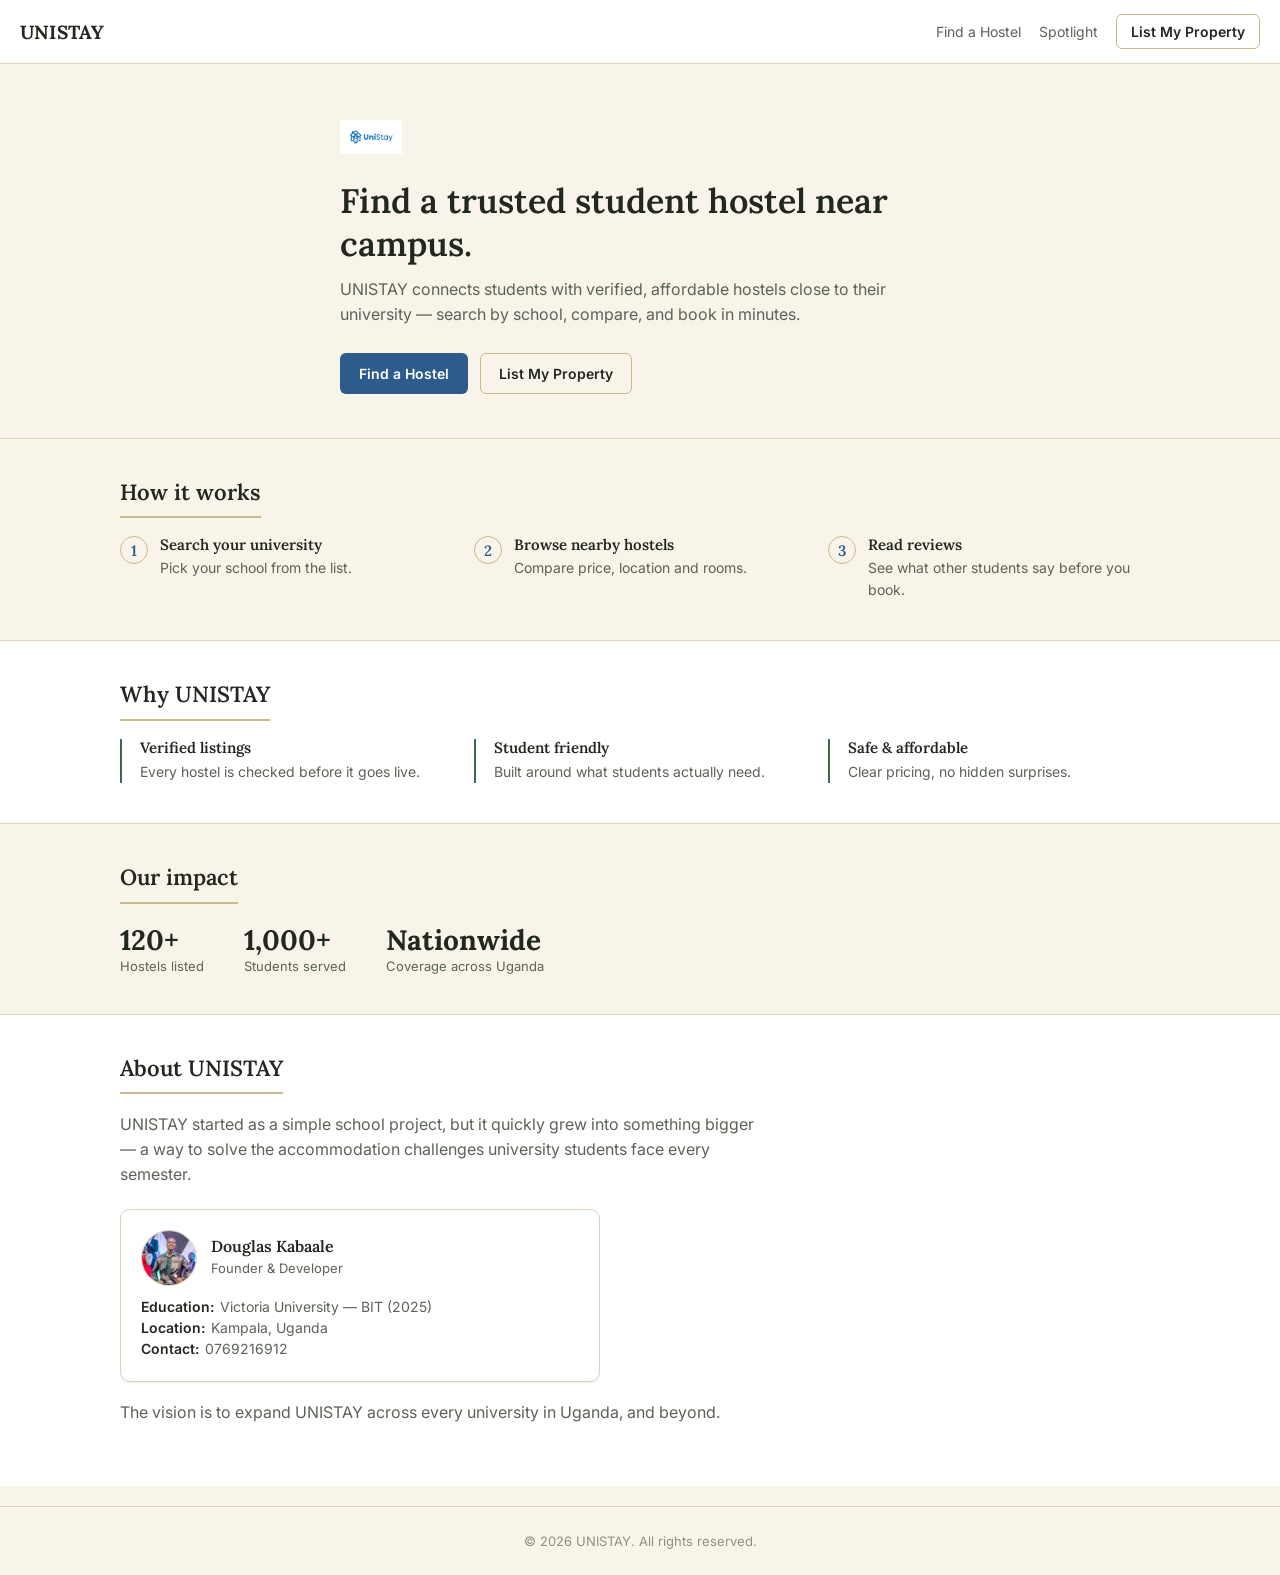
<file: index__1_.html>
<!DOCTYPE html>
<html lang="en">
<head>
<meta charset="UTF-8">
<meta name="viewport" content="width=device-width, initial-scale=1.0">
<title>UNISTAY — Student Hostels Near You</title>

<link rel="preconnect" href="https://fonts.googleapis.com">
<link href="https://fonts.googleapis.com/css2?family=Lora:wght@500;600;700&family=Inter:wght@400;500;600;700&display=swap" rel="stylesheet">
<link rel="stylesheet" href="unistay-theme.css">

<style>
.hero{
    padding: 56px 0 44px;
    border-bottom: 1px solid var(--rule);
}
.hero-inner{
    max-width: 640px;
}
.hero-inner img.logo{
    height: 34px;
    margin-bottom: 22px;
}
.hero h1{
    font-size: 34px;
    margin-bottom: 12px;
}
.hero p.tagline{
    font-size: 16px;
    margin-bottom: 26px;
}
.hero-actions{
    display: flex;
    gap: 12px;
    flex-wrap: wrap;
}

.steps-list, .reasons-list{
    list-style: none;
    margin: 0;
    padding: 0;
    display: grid;
    grid-template-columns: repeat(auto-fit, minmax(200px, 1fr));
    gap: 22px;
}
.steps-list li{
    display: flex;
    gap: 12px;
}
.step-num{
    font-family: "Lora", serif;
    font-weight: 600;
    font-size: 15px;
    color: var(--pen-blue);
    border: 1px solid var(--rule-strong);
    width: 28px;
    height: 28px;
    border-radius: 50%;
    display: flex;
    align-items: center;
    justify-content: center;
    flex-shrink: 0;
}
.reasons-list li{
    padding-left: 18px;
    border-left: 2px solid var(--leaf-green);
}
.reasons-list li h4{ margin-bottom: 4px; font-size: 15px; }
.reasons-list li p{ font-size: 14px; margin: 0; }

.stats-row{
    display: flex;
    gap: 40px;
    flex-wrap: wrap;
}
.stat-num{
    font-family: "Lora", serif;
    font-size: 28px;
    font-weight: 700;
    color: var(--ink);
}
.stat-label{
    font-size: 13px;
    color: var(--ink-soft);
}

.about-text{ max-width: 640px; margin-bottom: 22px; }
.founder-card{
    padding: 20px;
    max-width: 480px;
}
.founder-top{
    display: flex;
    align-items: center;
    gap: 14px;
    margin-bottom: 12px;
}
.founder-img{
    width: 56px;
    height: 56px;
    border-radius: 50%;
    object-fit: cover;
    border: 1px solid var(--rule);
}
.founder-top h3{ font-size: 16px; margin-bottom: 2px; }
.founder-top p{ margin: 0; font-size: 13px; }
.founder-card dl{
    margin: 0;
    font-size: 14px;
    color: var(--ink-soft);
}
.founder-card dl div{ display: flex; gap: 6px; margin-bottom: 4px; }
.founder-card dt{ font-weight: 600; color: var(--ink); }

footer{
    text-align: center;
    padding: 26px 20px;
    color: var(--ink-faint);
    font-size: 13px;
    border-top: 1px solid var(--rule);
    margin-top: 20px;
}
</style>
</head>

<body>

<div class="u-topbar">
    <span class="u-wordmark">UNISTAY</span>
    <div style="display:flex; gap:18px; align-items:center;">
        <a href="find-hostel.html" style="color:var(--ink-soft); font-size:14px;">Find a Hostel</a>
        <a href="spotlight.html" style="color:var(--ink-soft); font-size:14px;">Spotlight</a>
        <a href="auth.html" class="u-btn u-btn-outline" style="padding:8px 14px;">List My Property</a>
    </div>
</div>

<section class="hero">
    <div class="u-container hero-inner">
        <img src="logo.png" class="logo" alt="UNISTAY logo">
        <h1>Find a trusted student hostel near campus.</h1>
        <p class="tagline">UNISTAY connects students with verified, affordable hostels close to their university — search by school, compare, and book in minutes.</p>
        <div class="hero-actions">
            <button class="u-btn u-btn-primary" onclick="window.location='find-hostel.html'">Find a Hostel</button>
            <button class="u-btn u-btn-outline" onclick="window.location='auth.html'">List My Property</button>
        </div>
    </div>
</section>

<section class="u-section">
    <div class="u-container">
        <h2 class="u-section-title">How it works</h2>
        <ul class="steps-list">
            <li><span class="step-num">1</span><div><h4 style="font-size:15px;margin-bottom:2px;">Search your university</h4><p style="font-size:14px;margin:0;">Pick your school from the list.</p></div></li>
            <li><span class="step-num">2</span><div><h4 style="font-size:15px;margin-bottom:2px;">Browse nearby hostels</h4><p style="font-size:14px;margin:0;">Compare price, location and rooms.</p></div></li>
            <li><span class="step-num">3</span><div><h4 style="font-size:15px;margin-bottom:2px;">Read reviews</h4><p style="font-size:14px;margin:0;">See what other students say before you book.</p></div></li>
        </ul>
    </div>
</section>

<section class="u-section" style="background:var(--paper-raised); border-top:1px solid var(--rule); border-bottom:1px solid var(--rule);">
    <div class="u-container">
        <h2 class="u-section-title">Why UNISTAY</h2>
        <ul class="reasons-list">
            <li><h4>Verified listings</h4><p>Every hostel is checked before it goes live.</p></li>
            <li><h4>Student friendly</h4><p>Built around what students actually need.</p></li>
            <li><h4>Safe &amp; affordable</h4><p>Clear pricing, no hidden surprises.</p></li>
        </ul>
    </div>
</section>

<section class="u-section">
    <div class="u-container">
        <h2 class="u-section-title">Our impact</h2>
        <div class="stats-row">
            <div><div class="stat-num">120+</div><div class="stat-label">Hostels listed</div></div>
            <div><div class="stat-num">1,000+</div><div class="stat-label">Students served</div></div>
            <div><div class="stat-num">Nationwide</div><div class="stat-label">Coverage across Uganda</div></div>
        </div>
    </div>
</section>

<section class="u-section" style="background:var(--paper-raised); border-top:1px solid var(--rule);">
    <div class="u-container">
        <h2 class="u-section-title">About UNISTAY</h2>
        <p class="about-text">UNISTAY started as a simple school project, but it quickly grew into something bigger — a way to solve the accommodation challenges university students face every semester.</p>

        <div class="founder-card u-card">
            <div class="founder-top">
                <img src="founder.jpg" class="founder-img" alt="Founder">
                <div>
                    <h3>Douglas Kabaale</h3>
                    <p>Founder &amp; Developer</p>
                </div>
            </div>
            <dl>
                <div><dt>Education:</dt><dd style="margin:0;">Victoria University — BIT (2025)</dd></div>
                <div><dt>Location:</dt><dd style="margin:0;">Kampala, Uganda</dd></div>
                <div><dt>Contact:</dt><dd style="margin:0;">0769216912</dd></div>
            </dl>
        </div>

        <p class="about-text" style="margin-top:18px;">The vision is to expand UNISTAY across every university in Uganda, and beyond.</p>
    </div>
</section>

<footer>
    © 2026 UNISTAY. All rights reserved.
</footer>

</body>
</html>
</file>
<file: unistay-theme.css>
/* =====================================================================
   UNISTAY THEME — shared across every page
   Concept: a well-kept student notebook, not a nightclub.
   Warm paper, dark ink, one pen-blue accent, used flat and calm.
   ===================================================================== */

:root{
  /* paper */
  --paper: #F8F4EA;
  --paper-raised: #FFFFFF;
  --rule: #DED3B4;
  --rule-strong: #C9BA8C;

  /* ink */
  --ink: #22281F;
  --ink-soft: #5B6357;
  --ink-faint: #8B9184;

  /* pen colours — used with intent, never as decoration */
  --pen-blue: #2C5B8C;
  --pen-blue-dark: #1E4468;
  --pen-blue-tint: #E7EEF4;

  --pen-red: #A23F2E;
  --pen-red-tint: #F4E6E2;

  --leaf-green: #3D6B4A;
  --leaf-green-tint: #E4EEE4;

  --amber: #966C1F;
  --amber-tint: #F4EAD5;

  --gold: #B98A2E;
  --gold-tint: #F6EDD9;

  --radius-sm: 6px;
  --radius-md: 10px;
  --radius-lg: 16px;

  --shadow-card: 0 1px 2px rgba(34,40,31,0.06), 0 1px 0 rgba(34,40,31,0.04);
}

*{ box-sizing: border-box; }

body{
  margin: 0;
  background: var(--paper);
  color: var(--ink);
  font-family: "Inter", -apple-system, sans-serif;
  -webkit-font-smoothing: antialiased;
}

h1,h2,h3,h4{
  font-family: "Lora", Georgia, serif;
  color: var(--ink);
  font-weight: 600;
  line-height: 1.25;
  margin: 0 0 8px;
}

p{ line-height: 1.55; color: var(--ink-soft); margin: 0 0 10px; }

a{ color: var(--pen-blue); text-decoration: none; }
a:hover{ text-decoration: underline; }

::selection{ background: var(--gold-tint); }

/* focus ring for accessibility, no glow */
a:focus-visible, button:focus-visible, input:focus-visible,
select:focus-visible, textarea:focus-visible, [tabindex]:focus-visible{
  outline: 2px solid var(--pen-blue);
  outline-offset: 2px;
}

/* ---------- layout ---------- */
.u-container{
  max-width: 1080px;
  margin: 0 auto;
  padding: 0 20px;
}

.u-section{
  padding: 40px 0;
}

/* a heading with a short rule under it — the hierarchy device used
   instead of glow/caps/eyebrows, only where content is a real section */
.u-section-title{
  display: inline-block;
  font-size: 22px;
  margin-bottom: 18px;
  padding-bottom: 10px;
  border-bottom: 2px solid var(--rule-strong);
}

/* ---------- buttons ---------- */
.u-btn{
  display: inline-flex;
  align-items: center;
  justify-content: center;
  gap: 6px;
  padding: 11px 18px;
  border-radius: var(--radius-sm);
  border: 1px solid transparent;
  font-family: "Inter", sans-serif;
  font-weight: 600;
  font-size: 14px;
  cursor: pointer;
  transition: background-color .15s ease, border-color .15s ease, color .15s ease;
}

.u-btn-primary{ background: var(--pen-blue); color: #fff; }
.u-btn-primary:hover{ background: var(--pen-blue-dark); }

.u-btn-outline{ background: transparent; color: var(--ink); border-color: var(--rule-strong); }
.u-btn-outline:hover{ border-color: var(--ink-soft); background: rgba(34,40,31,0.03); }

.u-btn-danger{ background: transparent; color: var(--pen-red); border-color: var(--pen-red-tint); }
.u-btn-danger:hover{ background: var(--pen-red-tint); }

.u-btn-success{ background: var(--leaf-green); color: #fff; }
.u-btn-success:hover{ background: #2f5a3c; }

.u-btn-quiet{ background: transparent; color: var(--ink-soft); border: none; padding: 8px 10px; }
.u-btn-quiet:hover{ color: var(--ink); text-decoration: underline; }

.u-btn:disabled{ opacity: .5; cursor: not-allowed; }

/* ---------- fields ---------- */
.u-field{
  width: 100%;
  padding: 11px 12px;
  border-radius: var(--radius-sm);
  border: 1px solid var(--rule-strong);
  background: var(--paper-raised);
  color: var(--ink);
  font-family: "Inter", sans-serif;
  font-size: 14px;
  outline: none;
}
.u-field:focus{ border-color: var(--pen-blue); }
.u-field::placeholder{ color: var(--ink-faint); }
textarea.u-field{ resize: vertical; min-height: 90px; }

/* ---------- cards ---------- */
.u-card{
  background: var(--paper-raised);
  border: 1px solid var(--rule);
  border-radius: var(--radius-md);
  box-shadow: var(--shadow-card);
}

/* ---------- badges / status chips (flat, no glow) ---------- */
.u-badge{
  display: inline-block;
  font-size: 11px;
  font-weight: 700;
  letter-spacing: .3px;
  padding: 4px 10px;
  border-radius: 999px;
}
.u-badge-pending{ background: var(--amber-tint); color: var(--amber); }
.u-badge-approved{ background: var(--leaf-green-tint); color: var(--leaf-green); }
.u-badge-verified{ background: var(--pen-blue-tint); color: var(--pen-blue); }

/* tag chip, e.g. amenities */
.u-tag{
  display: inline-block;
  background: var(--pen-blue-tint);
  color: var(--pen-blue-dark);
  border: 1px solid rgba(44,91,140,0.15);
  padding: 5px 10px;
  border-radius: 999px;
  font-size: 12px;
}

/* ---------- top bar shared shape ---------- */
.u-topbar{
  display: flex;
  align-items: center;
  justify-content: space-between;
  gap: 12px;
  flex-wrap: wrap;
  padding: 14px 20px;
  background: var(--paper-raised);
  border-bottom: 1px solid var(--rule);
}

.u-wordmark{
  font-family: "Lora", serif;
  font-weight: 700;
  font-size: 19px;
  color: var(--ink);
  letter-spacing: .2px;
}

/* ---------- modal shell, reused by every popup ---------- */
.u-modal-overlay{
  position: fixed;
  inset: 0;
  background: rgba(34,28,20,0.45);
  display: none;
  align-items: center;
  justify-content: center;
  padding: 16px;
  z-index: 100;
}
.u-modal{
  width: 100%;
  max-width: 380px;
  background: var(--paper-raised);
  border: 1px solid var(--rule);
  border-radius: var(--radius-md);
  padding: 22px;
}

/* ---------- empty state ---------- */
.u-empty{
  text-align: center;
  color: var(--ink-faint);
  padding: 50px 20px;
}

/* ---------- generic auto grid ---------- */
.u-grid{
  display: grid;
  grid-template-columns: repeat(auto-fit, minmax(240px, 1fr));
  gap: 18px;
}
</file>
